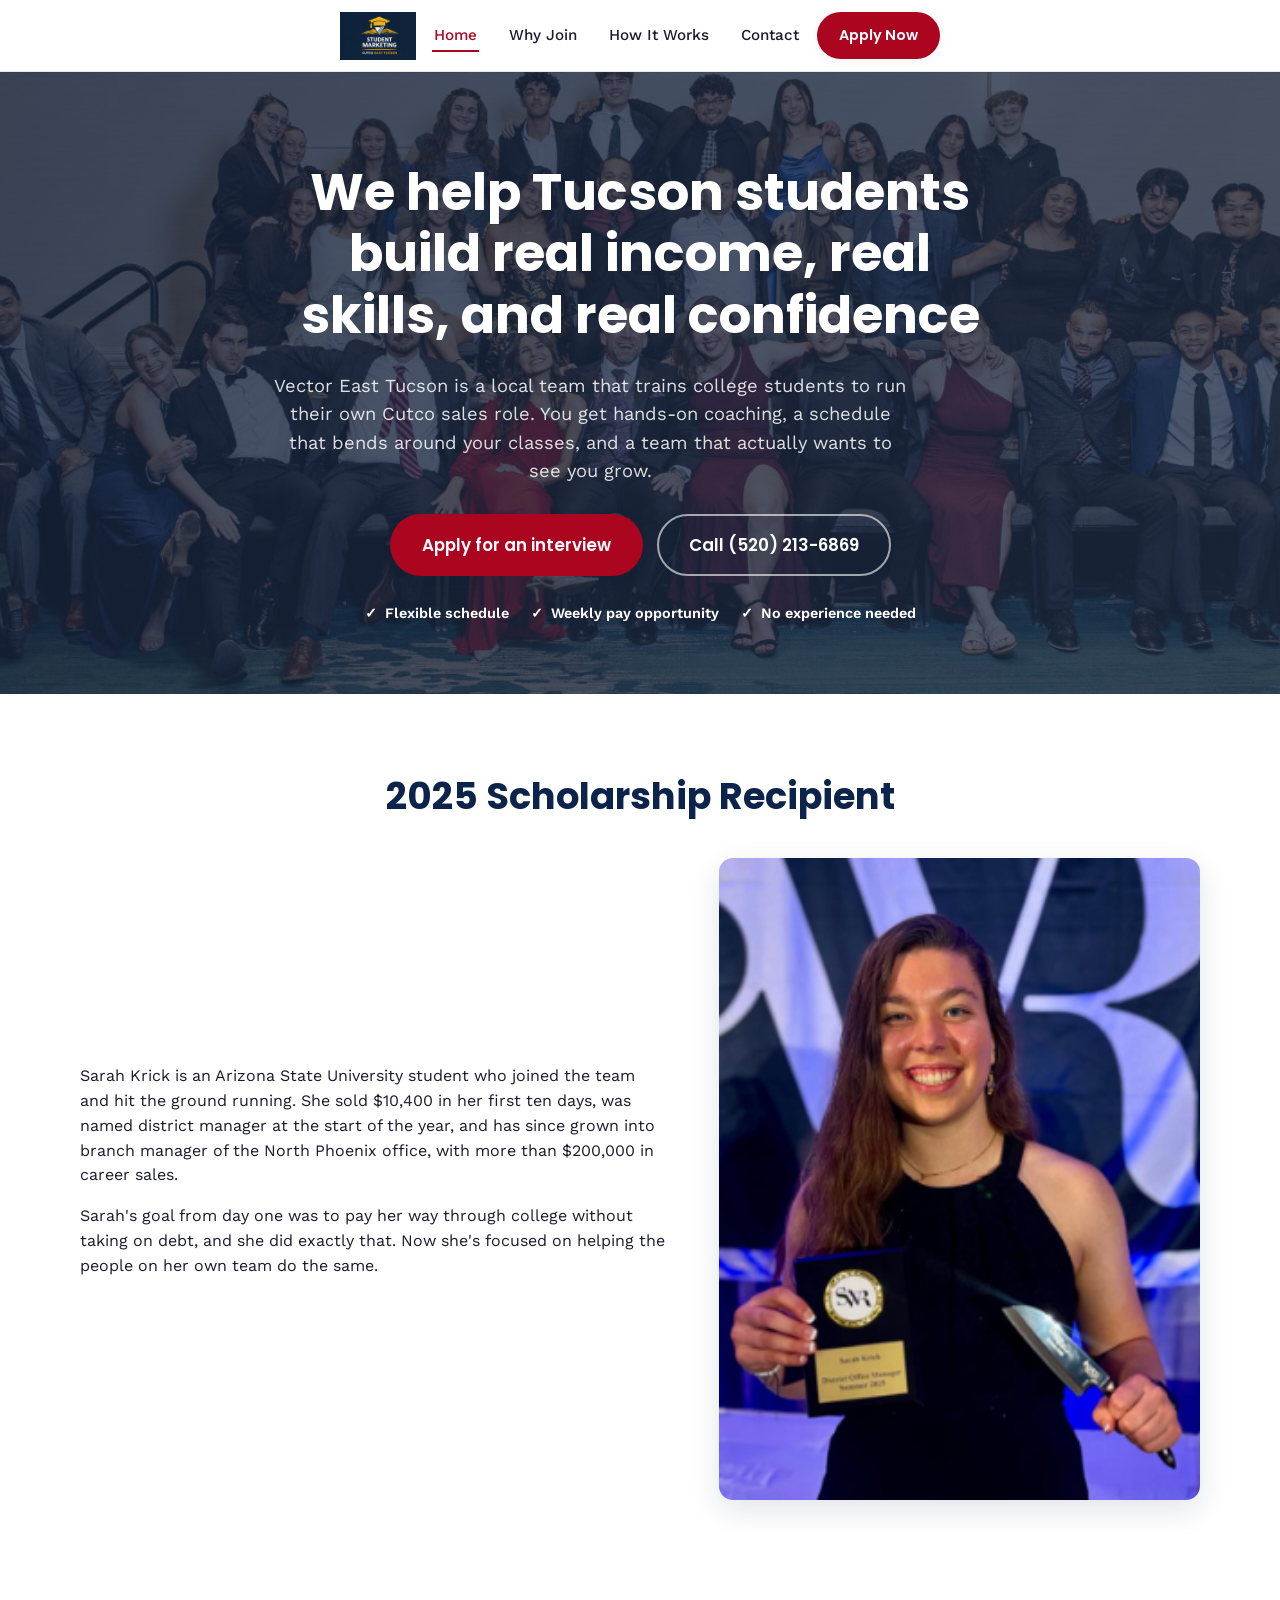
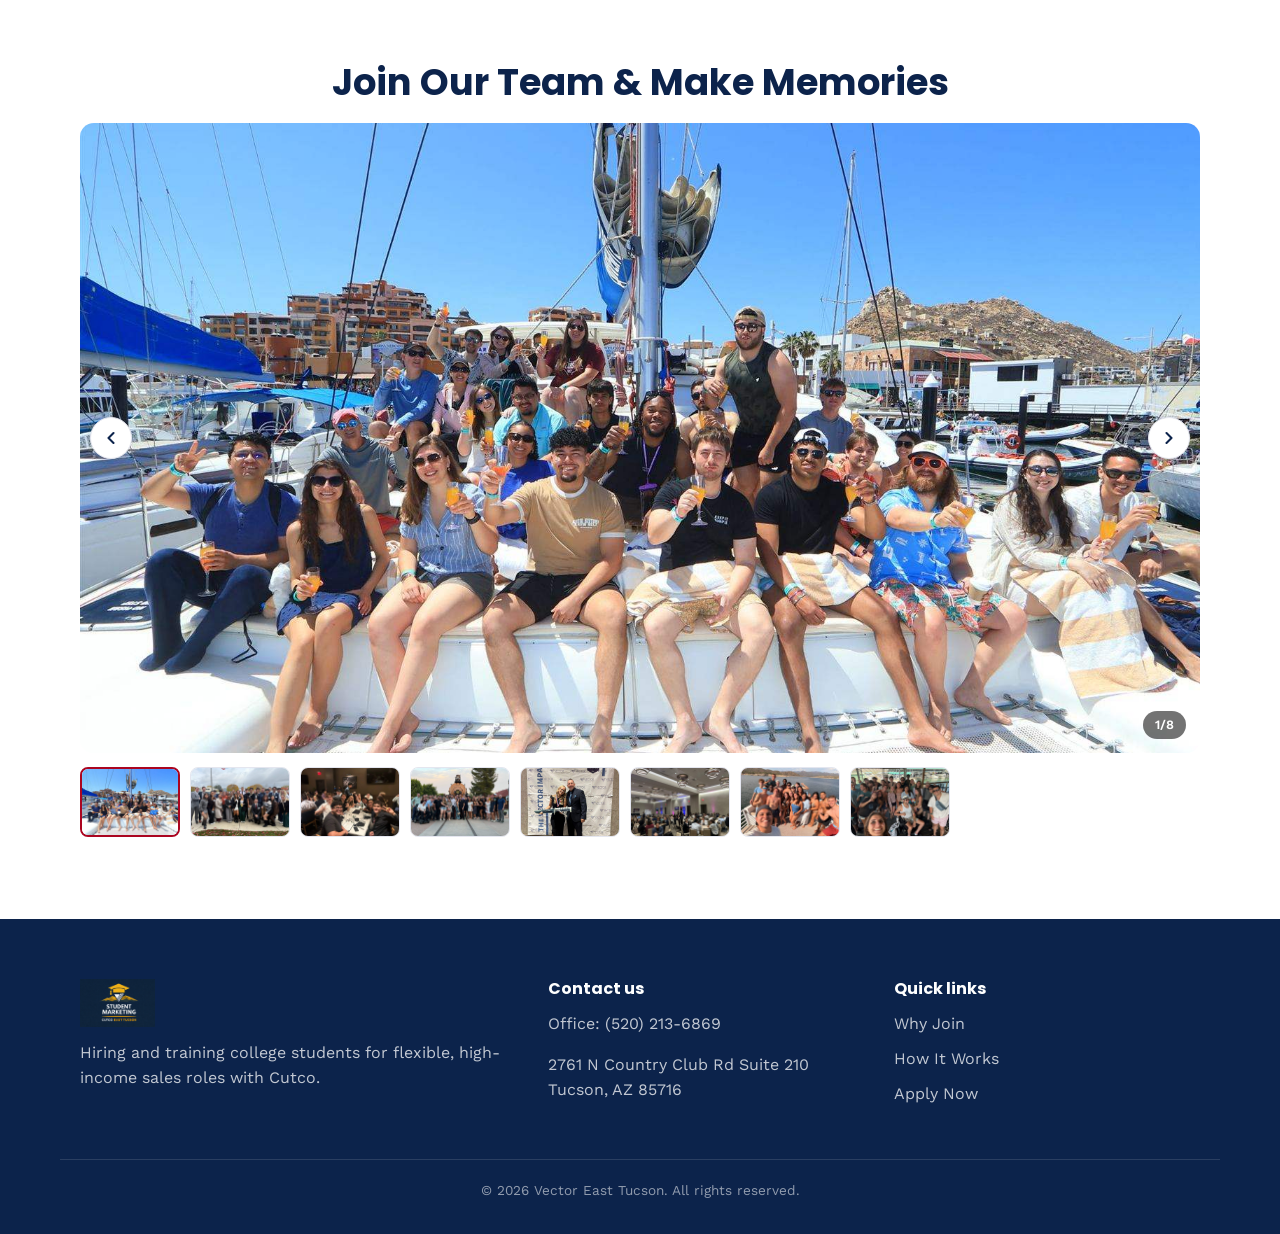
<file: index.html>
<!DOCTYPE html>
<html lang="en">
<head>
<meta charset="UTF-8">
<meta name="viewport" content="width=device-width, initial-scale=1.0">
<title>Vector East Tucson | Student Sales Jobs in Tucson, AZ</title>
<meta name="description" content="Vector East Tucson hires and trains college students for flexible, high-income sales work with Cutco. Apply for an interview today.">
<link rel="preconnect" href="https://fonts.googleapis.com">
<link rel="preconnect" href="https://fonts.gstatic.com" crossorigin>
<link href="https://fonts.googleapis.com/css2?family=Poppins:wght@600;700;800&family=Work+Sans:wght@400;500;600&display=swap" rel="stylesheet">
<link rel="stylesheet" href="static/css/styles.css">
</head>
<body>

<a class="skip-link" href="#main-content">Skip to main content</a>

<!-- ===================== HEADER / NAV ===================== -->
<header class="site-header" id="top">
  <div class="container header-inner">
    <a href="index.html" class="logo">
      <img src="static/images/logo.png" alt="Vector East Tucson — Student Marketing, Cutco East Tucson" class="logo-img">
    </a>

    <nav class="main-nav" id="main-nav" aria-label="Primary">
      <ul>
        <li><a href="index.html" class="nav-link active" aria-current="page">Home</a></li>
        <li><a href="why-join.html" class="nav-link">Why Join</a></li>
        <li><a href="how-it-works.html" class="nav-link">How It Works</a></li>
        <li><a href="#contact" class="nav-link">Contact</a></li>
      </ul>
    </nav>

    <div class="header-actions">
      <a href="apply.html" class="btn btn-primary btn-nav-apply">Apply Now</a>
      <button type="button" class="menu-toggle" id="menu-toggle" aria-label="Open menu" aria-expanded="false" aria-controls="main-nav">
        <span aria-hidden="true"></span><span aria-hidden="true"></span><span aria-hidden="true"></span>
      </button>
    </div>
  </div>
</header>

<main id="main-content">
  <!-- ===================== HERO ===================== -->
  <section class="hero">
    <div class="container hero-inner">
      <h1>We help Tucson students build real income, real skills, and real confidence</h1>
      <p class="hero-sub">
        Vector East Tucson is a local team that trains college students to run their own Cutco sales role.
        You get hands-on coaching, a schedule that bends around your classes, and a team that actually
        wants to see you grow.
      </p>
      <div class="hero-actions">
        <a href="apply.html" class="btn btn-primary btn-lg">Apply for an interview</a>
        <a href="tel:+15202136869" class="btn btn-ghost btn-lg">Call (520) 213-6869</a>
      </div>
      <ul class="hero-highlights">
        <li>Flexible schedule</li>
        <li>Weekly pay opportunity</li>
        <li>No experience needed</li>
      </ul>
    </div>
  </section>

  <!-- ===================== SCHOLARSHIP RECIPIENT ===================== -->
  <section class="scholarship">
    <div class="container">
      <h2 class="section-title">2025 Scholarship Recipient</h2>
      <div class="how-inner scholarship-inner">
        <div class="scholarship-text">
          <p>Sarah Krick is an Arizona State University student who joined the team and hit the ground running. She sold $10,400 in her first ten days, was named district manager at the start of the year, and has since grown into branch manager of the North Phoenix office, with more than $200,000 in career sales.</p>
          <p>Sarah's goal from day one was to pay her way through college without taking on debt, and she did exactly that. Now she's focused on helping the people on her own team do the same.</p>
        </div>
        <div class="how-visual">
          <img src="static/images/sarah-krick.png" alt="Sarah Krick holding her District Manager award plaque" class="scholarship-photo">
        </div>
      </div>
    </div>
  </section>

  <!-- ===================== TEAM GALLERY ===================== -->
  <section class="team-gallery">
    <div class="container">
      <h2 class="section-title">Join Our Team &amp; Make Memories</h2>

      <div class="gallery-main">
        <button type="button" class="gallery-arrow gallery-arrow-prev" id="gallery-prev" aria-label="Previous photo">
          <svg viewBox="0 0 24 24" width="20" height="20" aria-hidden="true"><path d="M15 18l-6-6 6-6" fill="none" stroke="currentColor" stroke-width="2.5" stroke-linecap="round" stroke-linejoin="round"/></svg>
        </button>
        <div class="gallery-scroll" id="gallery-scroll" role="region" aria-label="Team photos">
          <img src="static/images/team-cabo.jpg" alt="The team celebrating together on a catamaran in Cabo San Lucas" class="gallery-photo">
          <img src="static/images/team-campus.jpg" alt="Team members posing together on a college campus" class="gallery-photo">
          <img src="static/images/team-dinner.jpg" alt="Team dinner celebration at a restaurant" class="gallery-photo">
          <img src="static/images/team-train.jpg" alt="Team gathered for a group photo at an evening event" class="gallery-photo">
          <img src="static/images/team-award.jpg" alt="A rep receiving a Push Week award at a Vector Impact event" class="gallery-photo">
          <img src="static/images/team-conference.jpg" alt="The team together at a national conference" class="gallery-photo">
          <img src="static/images/team-lake.jpg" alt="Team members celebrating together on a boat at the lake" class="gallery-photo">
          <img src="static/images/team-dock.jpg" alt="Team members gathered at a marina dock" class="gallery-photo">
        </div>
        <button type="button" class="gallery-arrow gallery-arrow-next" id="gallery-next" aria-label="Next photo">
          <svg viewBox="0 0 24 24" width="20" height="20" aria-hidden="true"><path d="M9 6l6 6-6 6" fill="none" stroke="currentColor" stroke-width="2.5" stroke-linecap="round" stroke-linejoin="round"/></svg>
        </button>
        <div class="gallery-counter"><span id="gallery-current">1</span>/<span id="gallery-total">8</span></div>
      </div>

      <div class="gallery-thumbs-scroll" id="gallery-thumbs" aria-label="Select a team photo">
        <button type="button" class="gallery-thumb-btn is-active" aria-label="View photo 1"><img src="static/images/team-cabo.jpg" alt="" class="gallery-thumb-photo"></button>
        <button type="button" class="gallery-thumb-btn" aria-label="View photo 2"><img src="static/images/team-campus.jpg" alt="" class="gallery-thumb-photo"></button>
        <button type="button" class="gallery-thumb-btn" aria-label="View photo 3"><img src="static/images/team-dinner.jpg" alt="" class="gallery-thumb-photo"></button>
        <button type="button" class="gallery-thumb-btn" aria-label="View photo 4"><img src="static/images/team-train.jpg" alt="" class="gallery-thumb-photo"></button>
        <button type="button" class="gallery-thumb-btn" aria-label="View photo 5"><img src="static/images/team-award.jpg" alt="" class="gallery-thumb-photo"></button>
        <button type="button" class="gallery-thumb-btn" aria-label="View photo 6"><img src="static/images/team-conference.jpg" alt="" class="gallery-thumb-photo"></button>
        <button type="button" class="gallery-thumb-btn" aria-label="View photo 7"><img src="static/images/team-lake.jpg" alt="" class="gallery-thumb-photo"></button>
        <button type="button" class="gallery-thumb-btn" aria-label="View photo 8"><img src="static/images/team-dock.jpg" alt="" class="gallery-thumb-photo"></button>
      </div>
    </div>
  </section>
</main>

<!-- ===================== CONTACT / FOOTER ===================== -->
<footer class="site-footer" id="contact">
  <div class="container footer-inner">
    <div class="footer-col">
      <a href="index.html" class="logo footer-logo">
        <img src="static/images/logo.png" alt="Vector East Tucson — Student Marketing, Cutco East Tucson" class="logo-img">
      </a>
      <p>Hiring and training college students for flexible, high-income sales roles with Cutco.</p>
    </div>

    <div class="footer-col">
      <h2>Contact us</h2>
      <p>Office: <a href="tel:+15202136869">(520) 213-6869</a></p>
      <p>2761 N Country Club Rd Suite 210<br>Tucson, AZ 85716</p>
    </div>

    <div class="footer-col">
      <h2>Quick links</h2>
      <ul class="footer-links">
        <li><a href="why-join.html">Why Join</a></li>
        <li><a href="how-it-works.html">How It Works</a></li>
        <li><a href="apply.html">Apply Now</a></li>
      </ul>
    </div>
  </div>

  <div class="container footer-bottom">
    <p>&copy; <span id="year"></span> Vector East Tucson. All rights reserved.</p>
  </div>
</footer>

<a href="apply.html" class="mobile-sticky-apply">Apply Now</a>

<script src="static/js/main.js"></script>
</body>
</html>
</file>
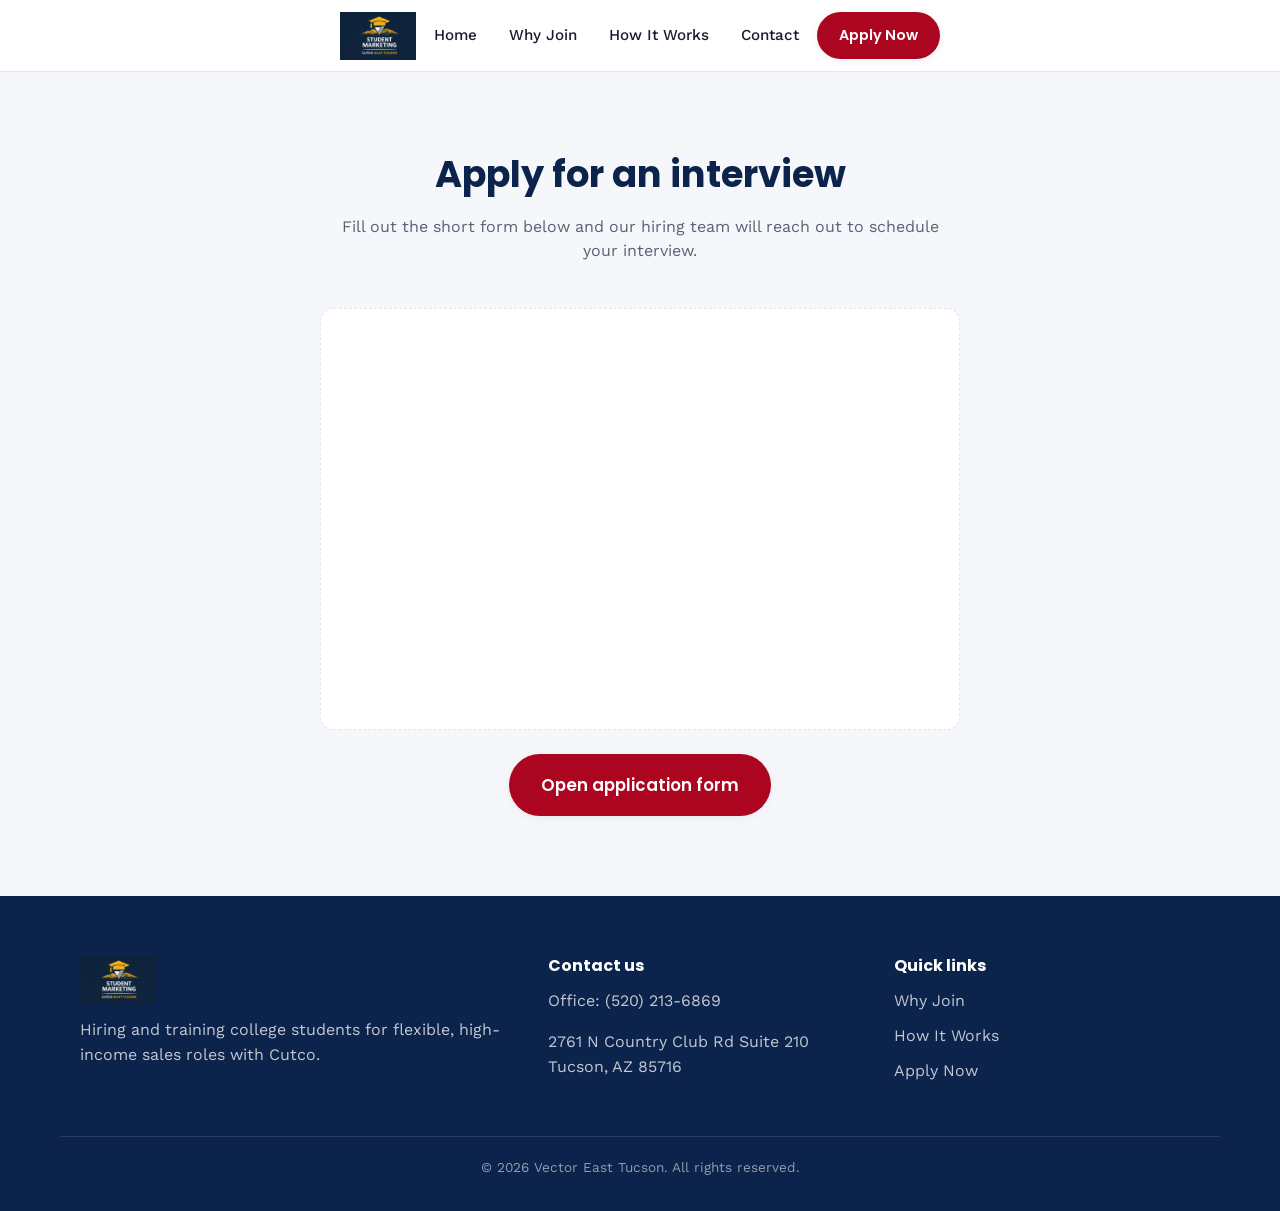
<file: apply.html>
<!DOCTYPE html>
<html lang="en">
<head>
<meta charset="UTF-8">
<meta name="viewport" content="width=device-width, initial-scale=1.0">
<title>Apply | Vector East Tucson</title>
<meta name="description" content="Apply for an interview with Vector East Tucson — flexible, high-income sales work with Cutco for college students.">
<link rel="preconnect" href="https://fonts.googleapis.com">
<link rel="preconnect" href="https://fonts.gstatic.com" crossorigin>
<link href="https://fonts.googleapis.com/css2?family=Poppins:wght@600;700;800&family=Work+Sans:wght@400;500;600&display=swap" rel="stylesheet">
<link rel="stylesheet" href="static/css/styles.css">
</head>
<body>

<a class="skip-link" href="#main-content">Skip to main content</a>

<!-- ===================== HEADER / NAV ===================== -->
<header class="site-header" id="top">
  <div class="container header-inner">
    <a href="index.html" class="logo">
      <img src="static/images/logo.png" alt="Vector East Tucson — Student Marketing, Cutco East Tucson" class="logo-img">
    </a>

    <nav class="main-nav" id="main-nav" aria-label="Primary">
      <ul>
        <li><a href="index.html" class="nav-link">Home</a></li>
        <li><a href="why-join.html" class="nav-link">Why Join</a></li>
        <li><a href="how-it-works.html" class="nav-link">How It Works</a></li>
        <li><a href="#contact" class="nav-link">Contact</a></li>
      </ul>
    </nav>

    <div class="header-actions">
      <a href="apply.html" class="btn btn-primary btn-nav-apply" aria-current="page">Apply Now</a>
      <button type="button" class="menu-toggle" id="menu-toggle" aria-label="Open menu" aria-expanded="false" aria-controls="main-nav">
        <span aria-hidden="true"></span><span aria-hidden="true"></span><span aria-hidden="true"></span>
      </button>
    </div>
  </div>
</header>

<main id="main-content">
  <!-- ===================== APPLY ===================== -->
  <section class="apply" id="apply">
    <div class="container">
      <h1 class="section-title">Apply for an interview</h1>
      <p class="section-sub">Fill out the short form below and our hiring team will reach out to schedule your interview.</p>

      <div class="form-wrap" id="application-form">
        <div class="form-embed">
          <iframe
            src="https://docs.google.com/forms/d/e/1FAIpQLSdhi8OqrHJ6RXj7qfuJc723iPFWulgmRzKPuYKh84tqarIWTw/viewform?embedded=true"
            title="Vector East Tucson Application Form"
            loading="lazy">
          </iframe>
        </div>
        <a href="https://docs.google.com/forms/d/e/1FAIpQLSdhi8OqrHJ6RXj7qfuJc723iPFWulgmRzKPuYKh84tqarIWTw/viewform" id="apply-fallback-btn" class="btn btn-primary btn-lg" target="_blank" rel="noopener">Open application form</a>
      </div>
    </div>
  </section>
</main>

<!-- ===================== CONTACT / FOOTER ===================== -->
<footer class="site-footer" id="contact">
  <div class="container footer-inner">
    <div class="footer-col">
      <a href="index.html" class="logo footer-logo">
        <img src="static/images/logo.png" alt="Vector East Tucson — Student Marketing, Cutco East Tucson" class="logo-img">
      </a>
      <p>Hiring and training college students for flexible, high-income sales roles with Cutco.</p>
    </div>

    <div class="footer-col">
      <h2>Contact us</h2>
      <p>Office: <a href="tel:+15202136869">(520) 213-6869</a></p>
      <p>2761 N Country Club Rd Suite 210<br>Tucson, AZ 85716</p>
    </div>

    <div class="footer-col">
      <h2>Quick links</h2>
      <ul class="footer-links">
        <li><a href="why-join.html">Why Join</a></li>
        <li><a href="how-it-works.html">How It Works</a></li>
        <li><a href="apply.html">Apply Now</a></li>
      </ul>
    </div>
  </div>

  <div class="container footer-bottom">
    <p>&copy; <span id="year"></span> Vector East Tucson. All rights reserved.</p>
  </div>
</footer>

<script src="static/js/main.js"></script>
</body>
</html>
</file>
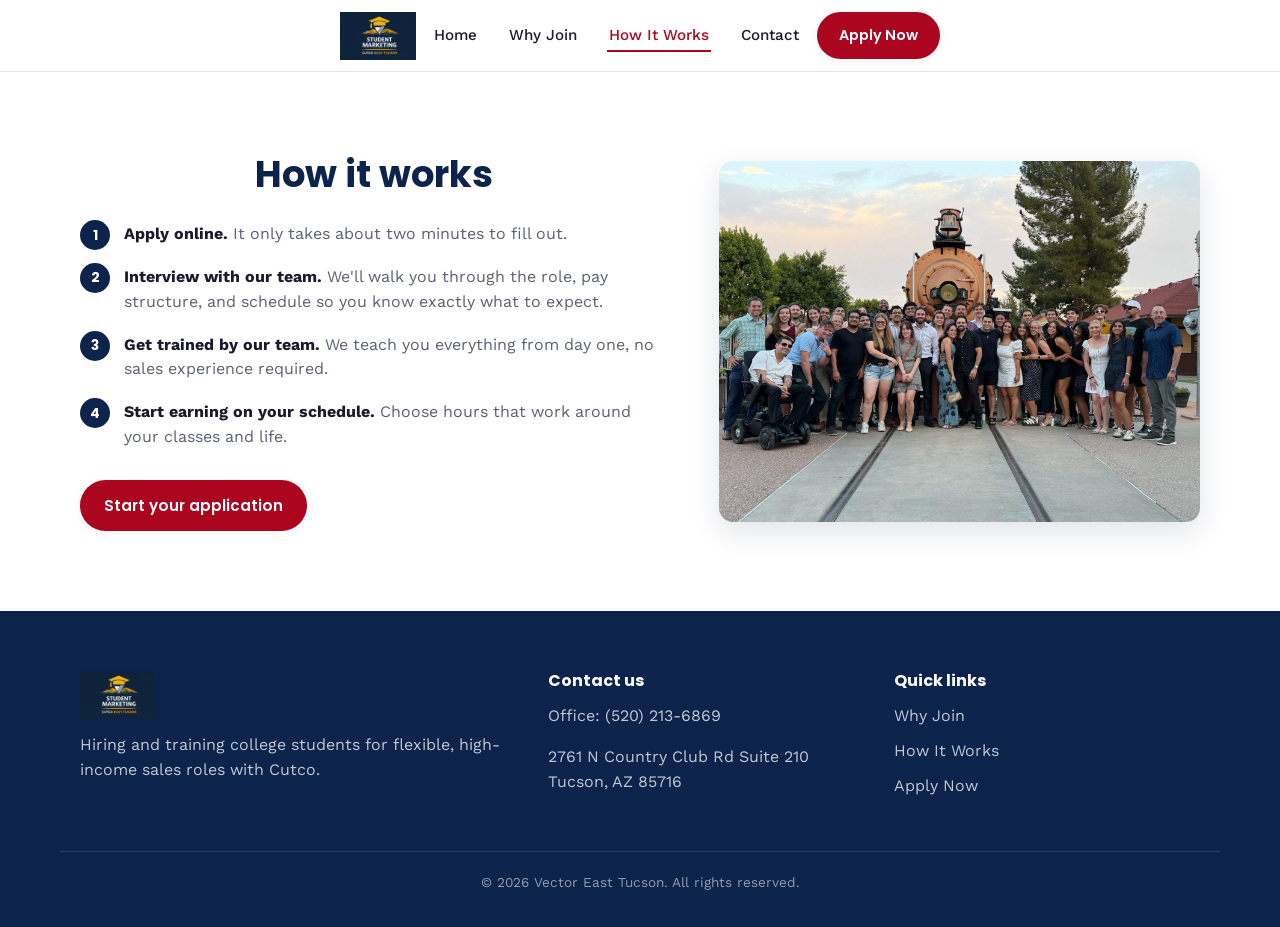
<file: how-it-works.html>
<!DOCTYPE html>
<html lang="en">
<head>
<meta charset="UTF-8">
<meta name="viewport" content="width=device-width, initial-scale=1.0">
<title>How It Works | Vector East Tucson</title>
<meta name="description" content="Apply, interview, get trained by our team, and start earning on your own schedule with Vector East Tucson.">
<link rel="preconnect" href="https://fonts.googleapis.com">
<link rel="preconnect" href="https://fonts.gstatic.com" crossorigin>
<link href="https://fonts.googleapis.com/css2?family=Poppins:wght@600;700;800&family=Work+Sans:wght@400;500;600&display=swap" rel="stylesheet">
<link rel="stylesheet" href="static/css/styles.css">
</head>
<body>

<a class="skip-link" href="#main-content">Skip to main content</a>

<!-- ===================== HEADER / NAV ===================== -->
<header class="site-header" id="top">
  <div class="container header-inner">
    <a href="index.html" class="logo">
      <img src="static/images/logo.png" alt="Vector East Tucson — Student Marketing, Cutco East Tucson" class="logo-img">
    </a>

    <nav class="main-nav" id="main-nav" aria-label="Primary">
      <ul>
        <li><a href="index.html" class="nav-link">Home</a></li>
        <li><a href="why-join.html" class="nav-link">Why Join</a></li>
        <li><a href="how-it-works.html" class="nav-link active" aria-current="page">How It Works</a></li>
        <li><a href="#contact" class="nav-link">Contact</a></li>
      </ul>
    </nav>

    <div class="header-actions">
      <a href="apply.html" class="btn btn-primary btn-nav-apply">Apply Now</a>
      <button type="button" class="menu-toggle" id="menu-toggle" aria-label="Open menu" aria-expanded="false" aria-controls="main-nav">
        <span aria-hidden="true"></span><span aria-hidden="true"></span><span aria-hidden="true"></span>
      </button>
    </div>
  </div>
</header>

<main id="main-content">
  <!-- ===================== HOW IT WORKS ===================== -->
  <section class="how-it-works" id="how-it-works">
    <div class="container how-inner">
      <div class="how-text">
        <h1 class="section-title">How it works</h1>
        <ol class="steps">
          <li><strong>Apply online.</strong> It only takes about two minutes to fill out.</li>
          <li><strong>Interview with our team.</strong> We'll walk you through the role, pay structure, and schedule so you know exactly what to expect.</li>
          <li><strong>Get trained by our team.</strong> We teach you everything from day one, no sales experience required.</li>
          <li><strong>Start earning on your schedule.</strong> Choose hours that work around your classes and life.</li>
        </ol>
        <a href="apply.html" class="btn btn-primary">Start your application</a>
      </div>
      <div class="how-visual">
        <img src="static/images/team-train.jpg" alt="Team members gathered for a group photo at an evening event" class="how-photo">
      </div>
    </div>
  </section>
</main>

<!-- ===================== CONTACT / FOOTER ===================== -->
<footer class="site-footer" id="contact">
  <div class="container footer-inner">
    <div class="footer-col">
      <a href="index.html" class="logo footer-logo">
        <img src="static/images/logo.png" alt="Vector East Tucson — Student Marketing, Cutco East Tucson" class="logo-img">
      </a>
      <p>Hiring and training college students for flexible, high-income sales roles with Cutco.</p>
    </div>

    <div class="footer-col">
      <h2>Contact us</h2>
      <p>Office: <a href="tel:+15202136869">(520) 213-6869</a></p>
      <p>2761 N Country Club Rd Suite 210<br>Tucson, AZ 85716</p>
    </div>

    <div class="footer-col">
      <h2>Quick links</h2>
      <ul class="footer-links">
        <li><a href="why-join.html">Why Join</a></li>
        <li><a href="how-it-works.html">How It Works</a></li>
        <li><a href="apply.html">Apply Now</a></li>
      </ul>
    </div>
  </div>

  <div class="container footer-bottom">
    <p>&copy; <span id="year"></span> Vector East Tucson. All rights reserved.</p>
  </div>
</footer>

<a href="apply.html" class="mobile-sticky-apply">Apply Now</a>

<script src="static/js/main.js"></script>
</body>
</html>
</file>
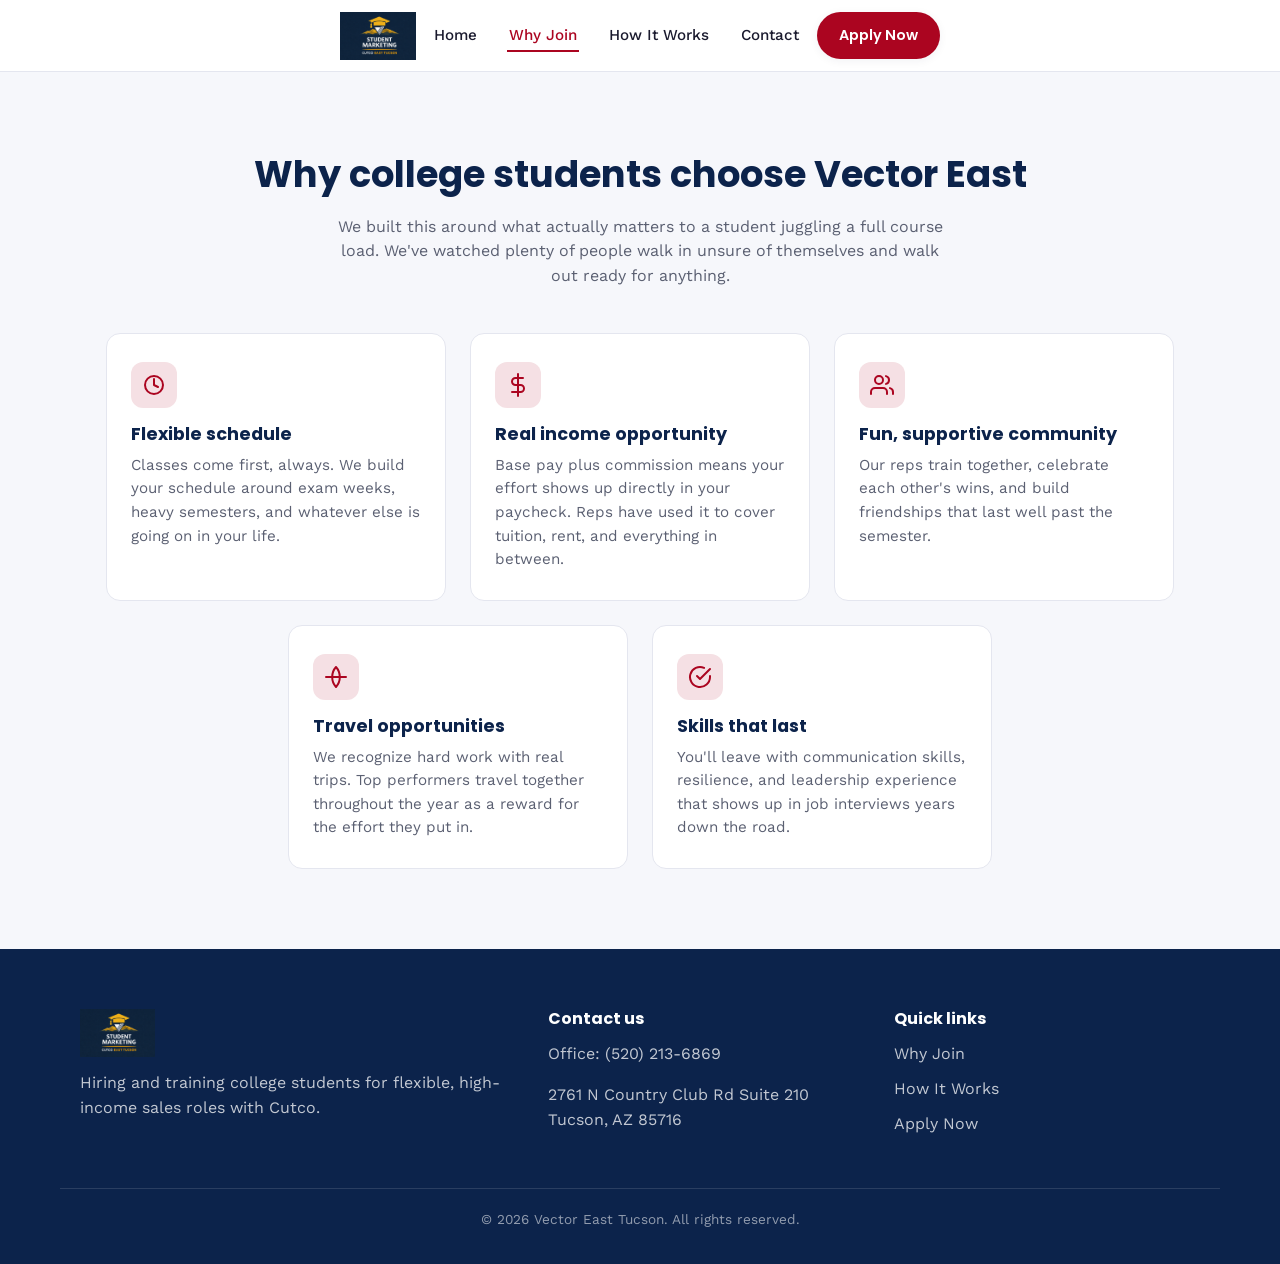
<file: why-join.html>
<!DOCTYPE html>
<html lang="en">
<head>
<meta charset="UTF-8">
<meta name="viewport" content="width=device-width, initial-scale=1.0">
<title>Why Join | Vector East Tucson</title>
<meta name="description" content="Flexible schedule, real income, a fun community, travel opportunities, and skills that last — why Tucson college students choose Vector East.">
<link rel="preconnect" href="https://fonts.googleapis.com">
<link rel="preconnect" href="https://fonts.gstatic.com" crossorigin>
<link href="https://fonts.googleapis.com/css2?family=Poppins:wght@600;700;800&family=Work+Sans:wght@400;500;600&display=swap" rel="stylesheet">
<link rel="stylesheet" href="static/css/styles.css">
</head>
<body>

<a class="skip-link" href="#main-content">Skip to main content</a>

<!-- ===================== HEADER / NAV ===================== -->
<header class="site-header" id="top">
  <div class="container header-inner">
    <a href="index.html" class="logo">
      <img src="static/images/logo.png" alt="Vector East Tucson — Student Marketing, Cutco East Tucson" class="logo-img">
    </a>

    <nav class="main-nav" id="main-nav" aria-label="Primary">
      <ul>
        <li><a href="index.html" class="nav-link">Home</a></li>
        <li><a href="why-join.html" class="nav-link active" aria-current="page">Why Join</a></li>
        <li><a href="how-it-works.html" class="nav-link">How It Works</a></li>
        <li><a href="#contact" class="nav-link">Contact</a></li>
      </ul>
    </nav>

    <div class="header-actions">
      <a href="apply.html" class="btn btn-primary btn-nav-apply">Apply Now</a>
      <button type="button" class="menu-toggle" id="menu-toggle" aria-label="Open menu" aria-expanded="false" aria-controls="main-nav">
        <span aria-hidden="true"></span><span aria-hidden="true"></span><span aria-hidden="true"></span>
      </button>
    </div>
  </div>
</header>

<main id="main-content">
  <!-- ===================== WHY JOIN ===================== -->
  <section class="why-join" id="why-join">
    <div class="container">
      <h1 class="section-title">Why college students choose Vector East</h1>
      <p class="section-sub">We built this around what actually matters to a student juggling a full course load. We've watched plenty of people walk in unsure of themselves and walk out ready for anything.</p>

      <div class="card-grid">

        <div class="feature-card">
          <div class="icon-wrap" aria-hidden="true">
            <svg viewBox="0 0 24 24" fill="none"><path d="M12 6v6l4 2" stroke="currentColor" stroke-width="2" stroke-linecap="round" stroke-linejoin="round"/><circle cx="12" cy="12" r="9" stroke="currentColor" stroke-width="2"/></svg>
          </div>
          <h2>Flexible schedule</h2>
          <p>Classes come first, always. We build your schedule around exam weeks, heavy semesters, and whatever else is going on in your life.</p>
        </div>

        <div class="feature-card">
          <div class="icon-wrap" aria-hidden="true">
            <svg viewBox="0 0 24 24" fill="none"><path d="M12 1v22M17 5H9.5a3.5 3.5 0 000 7h5a3.5 3.5 0 010 7H6" stroke="currentColor" stroke-width="2" stroke-linecap="round" stroke-linejoin="round"/></svg>
          </div>
          <h2>Real income opportunity</h2>
          <p>Base pay plus commission means your effort shows up directly in your paycheck. Reps have used it to cover tuition, rent, and everything in between.</p>
        </div>

        <div class="feature-card">
          <div class="icon-wrap" aria-hidden="true">
            <svg viewBox="0 0 24 24" fill="none"><path d="M17 21v-2a4 4 0 00-4-4H5a4 4 0 00-4 4v2M9 11a4 4 0 100-8 4 4 0 000 8zM23 21v-2a4 4 0 00-3-3.87M16 3.13a4 4 0 010 7.75" stroke="currentColor" stroke-width="2" stroke-linecap="round" stroke-linejoin="round"/></svg>
          </div>
          <h2>Fun, supportive community</h2>
          <p>Our reps train together, celebrate each other's wins, and build friendships that last well past the semester.</p>
        </div>

        <div class="feature-card">
          <div class="icon-wrap" aria-hidden="true">
            <svg viewBox="0 0 24 24" fill="none"><path d="M2 12h20M12 2a15 15 0 010 20 15 15 0 010-20z" stroke="currentColor" stroke-width="2" stroke-linecap="round" stroke-linejoin="round"/></svg>
          </div>
          <h2>Travel opportunities</h2>
          <p>We recognize hard work with real trips. Top performers travel together throughout the year as a reward for the effort they put in.</p>
        </div>

        <div class="feature-card">
          <div class="icon-wrap" aria-hidden="true">
            <svg viewBox="0 0 24 24" fill="none"><path d="M22 11.08V12a10 10 0 11-5.93-9.14" stroke="currentColor" stroke-width="2" stroke-linecap="round" stroke-linejoin="round"/><path d="M22 4L12 14.01l-3-3" stroke="currentColor" stroke-width="2" stroke-linecap="round" stroke-linejoin="round"/></svg>
          </div>
          <h2>Skills that last</h2>
          <p>You'll leave with communication skills, resilience, and leadership experience that shows up in job interviews years down the road.</p>
        </div>

      </div>
    </div>
  </section>
</main>

<!-- ===================== CONTACT / FOOTER ===================== -->
<footer class="site-footer" id="contact">
  <div class="container footer-inner">
    <div class="footer-col">
      <a href="index.html" class="logo footer-logo">
        <img src="static/images/logo.png" alt="Vector East Tucson — Student Marketing, Cutco East Tucson" class="logo-img">
      </a>
      <p>Hiring and training college students for flexible, high-income sales roles with Cutco.</p>
    </div>

    <div class="footer-col">
      <h2>Contact us</h2>
      <p>Office: <a href="tel:+15202136869">(520) 213-6869</a></p>
      <p>2761 N Country Club Rd Suite 210<br>Tucson, AZ 85716</p>
    </div>

    <div class="footer-col">
      <h2>Quick links</h2>
      <ul class="footer-links">
        <li><a href="why-join.html">Why Join</a></li>
        <li><a href="how-it-works.html">How It Works</a></li>
        <li><a href="apply.html">Apply Now</a></li>
      </ul>
    </div>
  </div>

  <div class="container footer-bottom">
    <p>&copy; <span id="year"></span> Vector East Tucson. All rights reserved.</p>
  </div>
</footer>

<a href="apply.html" class="mobile-sticky-apply">Apply Now</a>

<script src="static/js/main.js"></script>
</body>
</html>
</file>
<file: static/css/styles.css>
/* =========================================================
   Vector East Tucson — Recruiting Site Styles
   Brand colors live in :root — swap these to re-theme the
   whole site from one place.
   ========================================================= */

:root {
  --color-primary: #0c234b;      /* UofA navy */
  --color-primary-light: #1e3a68;
  --color-accent: #ab0520;       /* UofA cardinal red */
  --color-accent-dark: #8a0419;
  --color-bg: #ffffff;
  --color-bg-alt: #f6f7fb;
  --color-text: #1a1a2e;
  --color-text-muted: #5b6072;
  --color-border: #e4e6ef;

  --font-heading: 'Poppins', 'Segoe UI', sans-serif;
  --font-body: 'Work Sans', 'Segoe UI', sans-serif;

  --header-height: 72px;
  --radius: 14px;
  --shadow-sm: 0 2px 10px rgba(12, 35, 75, 0.06);
  --shadow-md: 0 10px 30px rgba(12, 35, 75, 0.12);
  --max-width: 1160px;
}

* { box-sizing: border-box; }

html {
  scroll-behavior: smooth;
  scroll-padding-top: var(--header-height);
}

body {
  margin: 0;
  font-family: var(--font-body);
  color: var(--color-text);
  background: var(--color-bg);
  line-height: 1.55;
  overflow-x: clip;
}

h1, h2, h3 {
  font-family: var(--font-heading);
  margin: 0 0 .5em;
  line-height: 1.2;
  color: var(--color-primary);
}

p { margin: 0 0 1em; }

a { color: inherit; text-decoration: none; }

ul, ol { margin: 0; padding: 0; list-style: none; }

img { max-width: 100%; display: block; }

.container {
  max-width: var(--max-width);
  margin: 0 auto;
  padding: 0 20px;
}

.skip-link {
  position: absolute;
  left: -999px;
  top: 0;
  background: var(--color-accent);
  color: #fff;
  padding: 10px 16px;
  z-index: 1000;
  border-radius: 0 0 8px 0;
}
.skip-link:focus { left: 0; }

/* ---------- Buttons ---------- */
.btn {
  display: inline-block;
  padding: 12px 22px;
  border-radius: 999px;
  font-weight: 600;
  font-family: var(--font-heading);
  font-size: .95rem;
  transition: transform .15s ease, box-shadow .15s ease, background .15s ease;
  cursor: pointer;
  border: 2px solid transparent;
  text-align: center;
}
.btn:hover { transform: translateY(-2px); }

.btn-primary {
  background: var(--color-accent);
  color: #fff;
  box-shadow: var(--shadow-sm);
}
.btn-primary:hover { background: var(--color-accent-dark); }

.btn-ghost {
  background: transparent;
  border-color: rgba(255,255,255,.6);
  color: #fff;
}
.btn-ghost:hover { background: rgba(255,255,255,.12); }

.btn-light {
  background: #fff;
  color: var(--color-primary);
}
.btn-light:hover { background: #f0f0f0; }

.btn-lg { padding: 16px 30px; font-size: 1.05rem; }

/* ---------- Header ---------- */
.site-header {
  position: sticky;
  top: 0;
  z-index: 500;
  background: var(--color-bg);
  border-bottom: 1px solid var(--color-border);
  height: var(--header-height);
  display: flex;
  align-items: center;
}

.header-inner {
  display: flex;
  align-items: center;
  justify-content: space-between;
  gap: 16px;
}

.logo {
  display: flex;
  align-items: center;
  gap: 10px;
  font-family: var(--font-heading);
  font-weight: 700;
  color: var(--color-primary);
  white-space: nowrap;
}
.logo-img {
  height: 48px;
  width: auto;
  display: block;
}

.main-nav ul {
  display: flex;
  gap: 28px;
}
.nav-link {
  font-weight: 500;
  font-size: .95rem;
  color: var(--color-text);
  padding: 6px 2px;
  border-bottom: 2px solid transparent;
  transition: border-color .15s ease, color .15s ease;
}
.nav-link:hover,
.nav-link.active {
  color: var(--color-accent);
  border-bottom-color: var(--color-accent);
}

.header-actions { display: flex; align-items: center; gap: 14px; }

.btn-nav-apply { padding: 10px 20px; font-size: .9rem; }

.menu-toggle {
  display: none;
  flex-direction: column;
  justify-content: center;
  gap: 5px;
  width: 40px;
  height: 40px;
  background: none;
  border: none;
  cursor: pointer;
}
.menu-toggle span {
  display: block;
  height: 2px;
  width: 24px;
  background: var(--color-primary);
  transition: transform .2s ease, opacity .2s ease;
}
.menu-toggle.open span:nth-child(1) { transform: translateY(7px) rotate(45deg); }
.menu-toggle.open span:nth-child(2) { opacity: 0; }
.menu-toggle.open span:nth-child(3) { transform: translateY(-7px) rotate(-45deg); }

/* ---------- Hero ---------- */
.hero {
  background-color: var(--color-primary);
  background-image:
    linear-gradient(135deg, rgba(12,35,75,.5), rgba(30,58,104,.4)),
    url("../images/hero-banner.jpg");
  background-size: cover;
  background-position: center;
  color: #fff;
  padding: 90px 0 70px;
}
.hero-inner { max-width: 780px; margin: 0 auto; text-align: center; }
.hero h1 {
  color: #fff;
  font-size: clamp(2rem, 5vw, 3.2rem);
}
.hero-sub {
  font-size: 1.15rem;
  color: rgba(255,255,255,.85);
  max-width: 640px;
}
.hero-actions {
  display: flex;
  flex-wrap: wrap;
  justify-content: center;
  gap: 14px;
  margin: 28px 0 26px;
}
.hero-highlights {
  display: flex;
  flex-wrap: wrap;
  justify-content: center;
  gap: 10px 22px;
}
.hero-highlights li {
  font-size: .9rem;
  font-weight: 600;
  color: #fff;
  position: relative;
  padding-left: 20px;
}
.hero-highlights li::before {
  content: "✓";
  position: absolute;
  left: 0;
  color: #fff;
}

/* ---------- Section shared ---------- */
section { padding: 80px 0; }
.section-title {
  text-align: center;
  font-size: clamp(1.6rem, 3.5vw, 2.3rem);
}
.section-sub {
  text-align: center;
  max-width: 620px;
  margin: 0 auto 44px;
  color: var(--color-text-muted);
}

/* ---------- Scholarship Recipient ---------- */
.scholarship-inner { margin-top: 40px; }

/* ---------- Why Join / Feature cards ---------- */
.why-join { background: var(--color-bg-alt); }
.card-grid {
  display: flex;
  flex-wrap: wrap;
  justify-content: center;
  gap: 24px;
}
.feature-card {
  flex: 1 1 320px;
  max-width: 340px;
  background: #fff;
  border: 1px solid var(--color-border);
  border-radius: var(--radius);
  padding: 28px 24px;
  transition: box-shadow .15s ease, transform .15s ease;
}
.feature-card:hover {
  box-shadow: var(--shadow-md);
  transform: translateY(-4px);
}
.icon-wrap {
  width: 46px;
  height: 46px;
  border-radius: 12px;
  background: rgba(171,5,32,.12);
  color: var(--color-accent);
  display: flex;
  align-items: center;
  justify-content: center;
  margin-bottom: 16px;
}
.icon-wrap svg { width: 24px; height: 24px; }
.feature-card h2 { font-size: 1.1rem; }
.feature-card p { color: var(--color-text-muted); font-size: .95rem; margin: 0; }

/* ---------- Team gallery (native scroll-snap album, no external library) ---------- */
.gallery-main { position: relative; margin-bottom: 14px; }
.gallery-scroll {
  display: flex;
  overflow-x: auto;
  scroll-snap-type: x mandatory;
  scrollbar-width: none;
  -ms-overflow-style: none;
  border-radius: var(--radius);
}
.gallery-scroll::-webkit-scrollbar { display: none; }
.gallery-photo {
  flex: 0 0 100%;
  width: 100%;
  aspect-ratio: 16 / 9;
  object-fit: cover;
  scroll-snap-align: center;
}
.gallery-arrow {
  position: absolute;
  top: 50%;
  transform: translateY(-50%);
  z-index: 2;
  width: 42px;
  height: 42px;
  border-radius: 50%;
  background: #fff;
  border: 1px solid var(--color-border);
  color: var(--color-primary);
  display: flex;
  align-items: center;
  justify-content: center;
  cursor: pointer;
  box-shadow: var(--shadow-sm);
}
.gallery-arrow:hover { background: var(--color-bg-alt); }
.gallery-arrow-prev { left: 10px; }
.gallery-arrow-next { right: 10px; }
.gallery-counter {
  position: absolute;
  bottom: 14px;
  right: 14px;
  background: rgba(0, 0, 0, .55);
  color: #fff;
  font-size: .8rem;
  font-weight: 600;
  padding: 4px 12px;
  border-radius: 999px;
  z-index: 1;
}
.gallery-thumbs-scroll {
  display: flex;
  gap: 10px;
  overflow-x: auto;
  scrollbar-width: none;
  -ms-overflow-style: none;
  padding-bottom: 2px;
}
.gallery-thumbs-scroll::-webkit-scrollbar { display: none; }
.gallery-thumb-btn {
  flex: 0 0 auto;
  width: 100px;
  height: 70px;
  padding: 0;
  border: none;
  background: none;
  cursor: pointer;
}
.gallery-thumb-photo {
  width: 100%;
  height: 100%;
  object-fit: cover;
  border-radius: 8px;
  border: 1px solid var(--color-border);
}
.gallery-thumb-btn.is-active .gallery-thumb-photo {
  border: 2px solid var(--color-accent);
}

/* ---------- How it works ---------- */
.how-inner {
  display: grid;
  grid-template-columns: 1.1fr .9fr;
  gap: 50px;
  align-items: center;
}
.steps { counter-reset: step; margin: 26px 0 30px; }
.steps li {
  position: relative;
  padding-left: 44px;
  margin-bottom: 18px;
  color: var(--color-text-muted);
}
.steps li strong { color: var(--color-text); }
.steps li::before {
  counter-increment: step;
  content: counter(step);
  position: absolute;
  left: 0;
  top: -2px;
  width: 30px;
  height: 30px;
  border-radius: 50%;
  background: var(--color-primary);
  color: #fff;
  font-weight: 700;
  font-family: var(--font-heading);
  display: flex;
  align-items: center;
  justify-content: center;
  font-size: .85rem;
}
.visual-placeholder {
  aspect-ratio: 4 / 3;
  border-radius: var(--radius);
  background: var(--color-bg-alt);
  border: 1px dashed var(--color-border);
  color: var(--color-text-muted);
  display: flex;
  align-items: center;
  justify-content: center;
  font-weight: 600;
}
.scholarship-visual-placeholder { aspect-ratio: 3 / 4; }
.scholarship-photo {
  width: 100%;
  aspect-ratio: 3 / 4;
  object-fit: cover;
  object-position: top;
  border-radius: var(--radius);
  box-shadow: var(--shadow-md);
}
.how-photo {
  width: 100%;
  aspect-ratio: 4 / 3;
  object-fit: cover;
  border-radius: var(--radius);
  box-shadow: var(--shadow-md);
}

/* ---------- Apply ---------- */
.apply { background: var(--color-bg-alt); }
.form-wrap {
  max-width: 640px;
  margin: 0 auto;
  text-align: center;
}
.form-embed {
  position: relative;
  border-radius: var(--radius);
  overflow: hidden;
  border: 1px dashed var(--color-border);
  background: #fff;
  margin-bottom: 24px;
}
.form-embed iframe {
  width: 100%;
  height: 420px;
  border: 0;
  display: block;
}
.form-embed-placeholder-note {
  position: absolute;
  inset: 0;
  display: flex;
  align-items: center;
  justify-content: center;
  text-align: center;
  padding: 30px;
  color: var(--color-text-muted);
  font-size: .9rem;
  background: var(--color-bg-alt);
}
.form-embed-placeholder-note code {
  background: #fff;
  border: 1px solid var(--color-border);
  border-radius: 4px;
  padding: 1px 5px;
}

/* ---------- Footer ---------- */
.site-footer {
  background: var(--color-primary);
  color: rgba(255,255,255,.85);
  padding-top: 60px;
}
.footer-inner {
  display: grid;
  grid-template-columns: 1.4fr 1fr 1fr;
  gap: 40px;
  padding-bottom: 40px;
  border-bottom: 1px solid rgba(255,255,255,.12);
}
.footer-col h2 {
  color: #fff;
  font-size: 1rem;
  margin-bottom: 14px;
}
.footer-col p, .footer-col a { color: rgba(255,255,255,.75); }
.footer-links li { margin-bottom: 10px; }
.footer-links a:hover { color: #fff; }
.footer-logo { color: #fff; margin-bottom: 14px; }
.footer-bottom {
  padding: 20px 0;
  text-align: center;
  font-size: .85rem;
  color: rgba(255,255,255,.55);
}

/* ---------- Mobile sticky Apply button ---------- */
.mobile-sticky-apply {
  display: none;
  position: fixed;
  bottom: 18px;
  left: 50%;
  transform: translateX(-50%);
  z-index: 600;
  background: var(--color-accent);
  color: #fff;
  font-family: var(--font-heading);
  font-weight: 600;
  padding: 14px 28px;
  border-radius: 999px;
  box-shadow: var(--shadow-md);
}

/* =========================================================
   Responsive
   ========================================================= */
@media (max-width: 860px) {
  .how-inner { grid-template-columns: 1fr; }
  .footer-inner { grid-template-columns: 1fr 1fr; }
}

@media (max-width: 640px) {
  .gallery-thumb-btn { width: 66px; height: 44px; }
}

@media (max-width: 720px) {
  .main-nav {
    position: fixed;
    top: var(--header-height);
    left: 0;
    right: 0;
    background: #fff;
    border-bottom: 1px solid var(--color-border);
    transform: translateY(-120%);
    opacity: 0;
    transition: transform .2s ease, opacity .2s ease;
    pointer-events: none;
  }
  .main-nav.open {
    transform: translateY(0);
    opacity: 1;
    pointer-events: auto;
  }
  .main-nav ul {
    flex-direction: column;
    padding: 20px;
    gap: 4px;
  }
  .main-nav .nav-link {
    display: block;
    padding: 12px 4px;
    border-bottom: 1px solid var(--color-border);
  }
  .menu-toggle { display: flex; }
  .btn-nav-apply { display: none; }
  .mobile-sticky-apply { display: block; }
  .footer-inner { grid-template-columns: 1fr; }
  section { padding: 56px 0; }
  .hero { padding: 60px 0 50px; }
}
</file>
